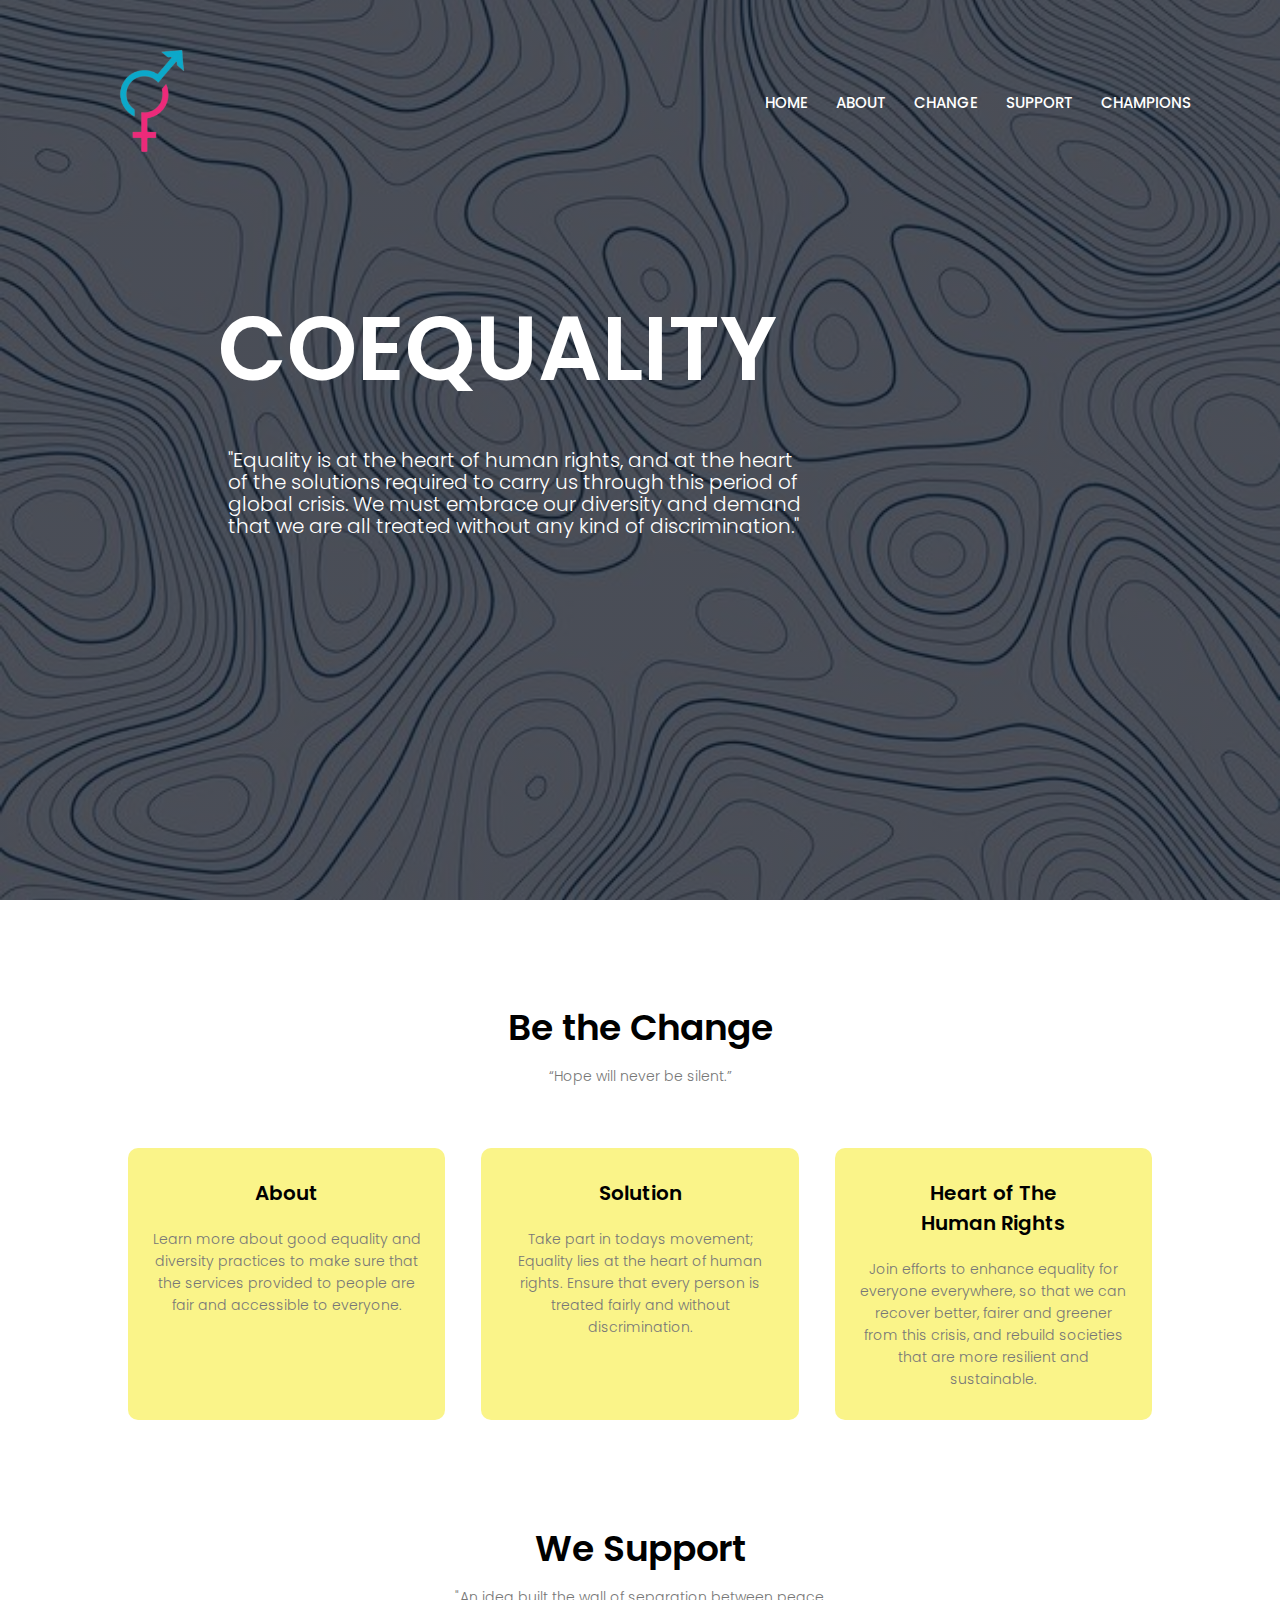
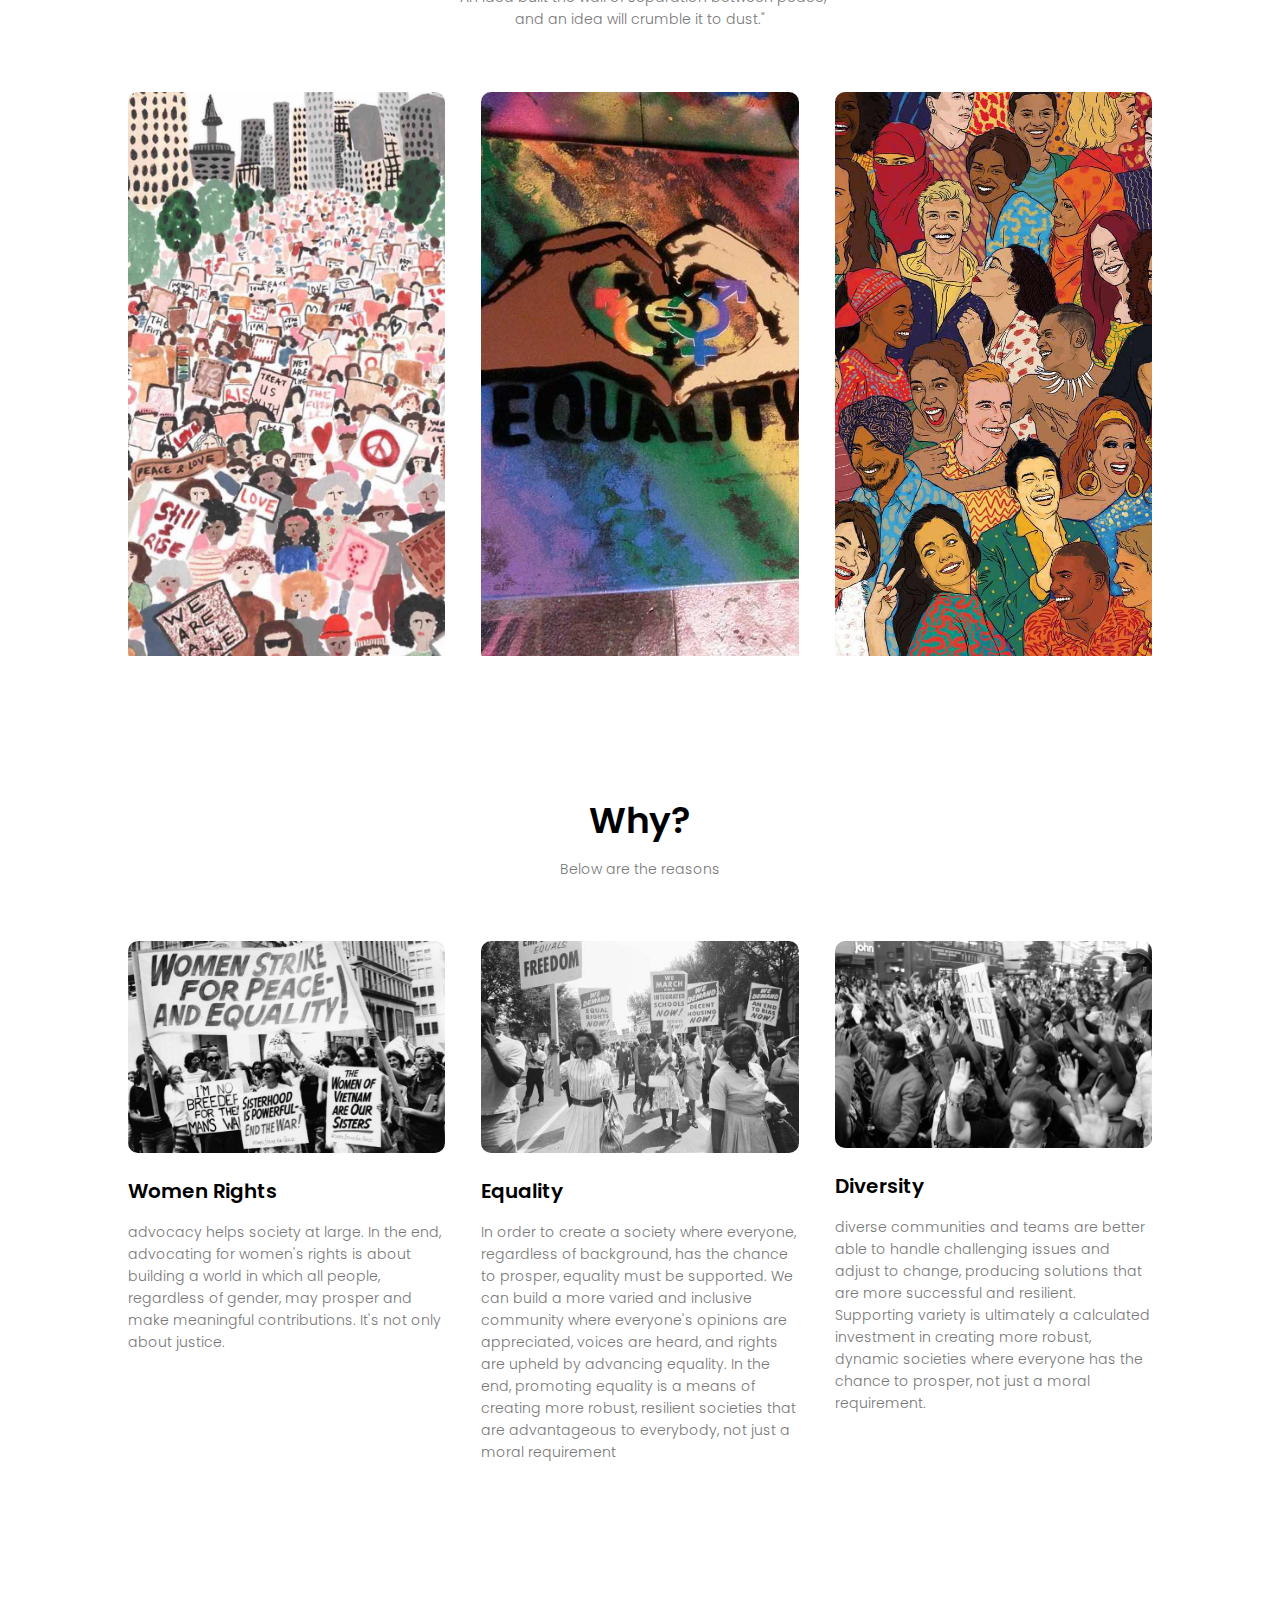
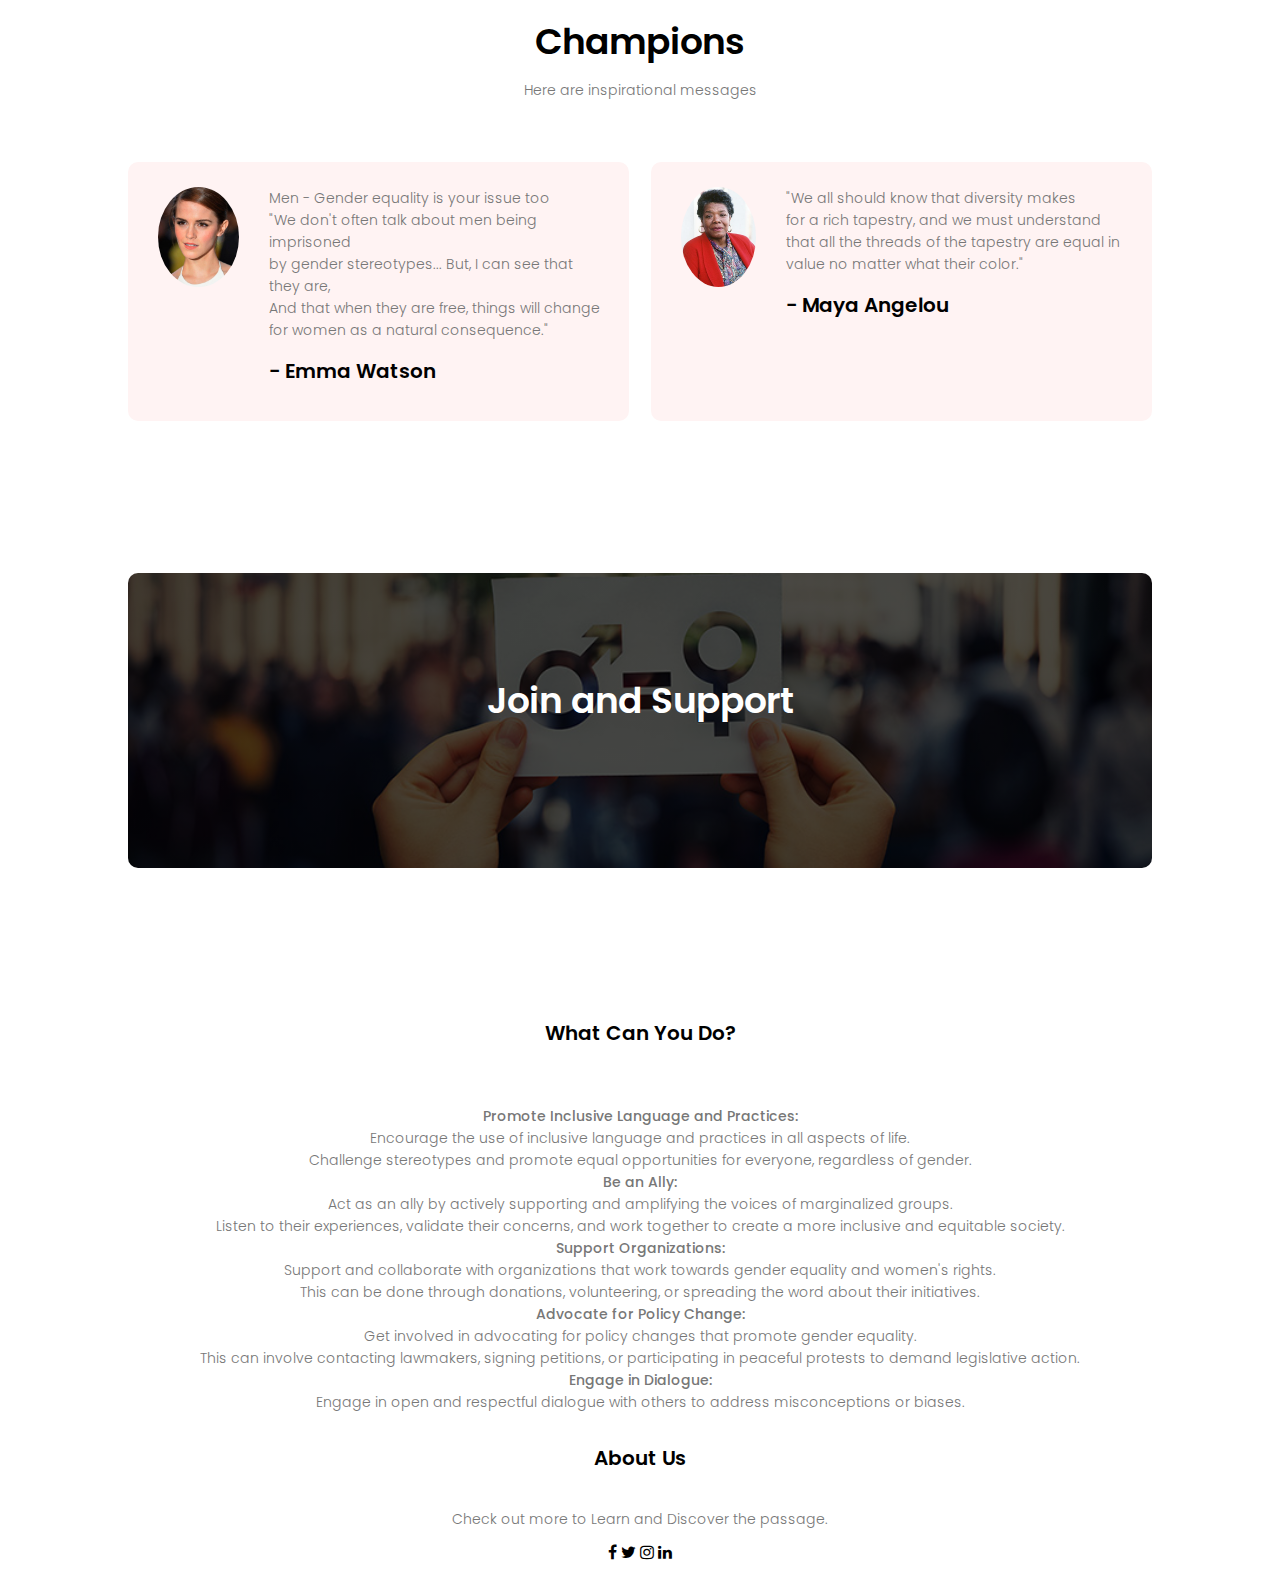
<file: index.html>
<!DOCTYPE html>
<html>
<head>
    <meta charset="utf-8">
    <meta name="viewport" content="with=device-width, initial scale=1.0">
    <title>AP PROJECT | COEQUALITY</title>
    <link rel="stylesheet" href="style.css" class="rel">
    <link rel="preconnect" href="https://fonts.googleapis.com">
<link rel="preconnect" href="https://fonts.gstatic.com" crossorigin>
<link href="https://fonts.googleapis.com/css2?
family=Poppins:ital,wght@0,100;0,200;0,300;0,400
;0,500;0,600;0,700;0,800;0,900;1,100;1,200;1,300;1,400;1
,500;1,600;1,700;1,800;1,900&display=swap" rel="stylesheet">
<link rel="stylesheet" href="https://stackpath.bootstrapcdn.com/font-awesome/4.7.0/css/font-awesome.min.css">
</head>
<body>
    <section class="header">
        <nav>
            <a href="index.html"><img src="images/logos.png" ></a>
            <div class="nav-links" id="navLinks"></div>
            <i class="fa fa-times-circle" onclick="hideMenu()"></i>
            <ul>
                <li><a href="index.html">HOME</a></li>
                <li><a href="About.html">ABOUT</a></li>
                <li><a href="Change.html">CHANGE</a></li>
                <li><a href="Support.html">SUPPORT</a></li>
                <li><a href="Champions.html">CHAMPIONS</a></li>
            </ul>
        </div>
        <i class="fa fa-bars" onclick="showMenu()"></i>
        </nav>
    


<div class="text-box">
    <h1>COEQUALITY</h1>
    <p>
       <br>  "Equality is at the heart of human rights, and at the heart 
       <br>  of the solutions required to carry us through this period of
       <br>  global crisis. We must embrace our diversity and demand 
       <br>  that we are all treated without any kind of discrimination."
    </p>
    <a href="" class=""></a>
</div>
    </section>
<!------ JavaScript for Toggle Menu ------>

<script>
    var navLinks = document.getElementById("navLinks");

    function showMenu(){
        navLinks.style.right = "0";
    }
    function hideMenu(){
        navLinks.style.right = "-200px";
    }




</script>


<!------- Course ------->

<section class="course">
    <h1>Be the Change</h1>
    <p>“Hope will never be silent.”</p>

         <div class="row">
            <div class="course-col">
                <h3>About</h3>
                <p>Learn more about good equality and diversity practices to make sure
                    that the services provided to people are fair and accessible to everyone.
                </p>
                 </ul>
                </div>
                <div class="course-col">
                <h3>Solution</h3>
                <p>Take part in todays movement; Equality lies at the heart of human rights.
                     Ensure that every person is treated fairly and without discrimination.
                </p>
                </div>
                <div class="course-col">
                    <h3>Heart of The <br> Human Rights
                    </h3>
                    <p>
                        Join efforts to enhance equality for everyone everywhere, so
                        that we can recover better, fairer and greener from this
                         crisis, and rebuild societies that are more resilient and
                            sustainable. 
                    </p>
                    </div>
                
         </div>
</section>

<!------ rights ------>

    <section class="rights">
        <h1>We Support</h1>
        <p>"An idea built the wall of separation between peace, <br>and an idea will crumble it to dust."</p>

        <div class="row">
            <div class="rights-col">
                <img src="images/WOMEN.jpg">
                <div class="layer">
                    <h3>WOMEN RIGHTS</h3>
                </div>
            </div>
            <div class="rights-col">
                <img src="images/EQUA.jpg">
                <div class="layer">
                    <h3>EQUALITY</h3>
                </div>
            </div>
            <div class="rights-col">
                <img src="images/DIV.jpg">
                <div class="layer">
                    <h3>DIVERSITY</h3>
                </div>
            </div>
                  
               
          
        </div>


</section>

<!------ comment ------>

<section class="comment">
    <h1>Why?</h1>
    <p>Below are the reasons</p>

    <div class="row">
        <div class="comment-col">
            <img src="images/fhhkafb.jpg">
            <h3>Women Rights</h3>
            <p>advocacy helps society at large. In the end, advocating for women's rights
                 is about building a world in which all people, regardless of gender, may
                  prosper and make meaningful contributions. It's not only about justice.
            </p>
        </div>
        <div class="comment-col">
            <img src="images/example2.jpg">
            <h3>Equality</h3>
            <p>In order to create a society where everyone, regardless of background,
                 has the chance to prosper, equality must be supported. We can build a more varied and inclusive community 
                     where everyone's opinions are appreciated, voices are heard, and rights are upheld by advancing equality.
                      In the end, promoting equality is a means of creating more robust, resilient societies that are advantageous
                       to everybody, not just a moral requirement
            </p>
        </div>
        <div class="comment-col">
            <img src="images/DIV4.jpg">
            <h3>Diversity</h3>
            <p>
                diverse communities and teams are better able to handle challenging issues and adjust to change,
                 producing solutions that are more successful and resilient. Supporting variety is ultimately a
                  calculated investment in creating more robust, dynamic societies where everyone has the chance
                   to prosper, not just a moral requirement.

            </p>
        </div>
    </div>


</section>

<!------ champions ------>

<section class="champions">
    <h1>Champions</h1>
    <p>Here are inspirational messages</p>

    <div class="row">
        <div class="champions-col">
            <img src="images/emma.jpg">
            <div>
                <p>Men - Gender equality is your issue too
                   <br>  "We don't often talk about men being imprisoned <br>by gender stereotypes... 
                     But, I can see that they are, <br>And that when they are free, things will change
                      <br>for women as a natural consequence."</p>
                      <h3> - Emma Watson</h3>
                      <i class="fa-solid fa-medal"></i>
            </div>
        </div>
        <div class="champions-col">
            <img src="images/maya.jpg">
            <div>
                <p>
                    "We all should know that diversity makes <br>for a rich tapestry,
                     and we must understand <br>that all the threads of the tapestry
                      are equal in <br>value no matter what their color."</p>
                      <h3> - Maya Angelou</h3>
                      <i class="fa-solid fa-medal"></i>
            </div>
        </div>
    </div>
</section>

<!------ End ------>

<section class="end">
    <h1>Join and Support</h1>
    
</section>

<!------ Footer ------>

<section class="footer">
    <h3>What Can You Do?</h3>
    <p>
        <br> <b> Promote Inclusive Language and Practices: </b>
        <br> Encourage the use of inclusive language and practices in all aspects of life.
        <br> Challenge stereotypes and promote equal opportunities for everyone, regardless of gender.
        <br> <b> Be an Ally: </b>
        <br> Act as an ally by actively supporting and amplifying the voices of marginalized groups.
        <br> Listen to their experiences, validate their concerns, and work together to create a more inclusive and equitable society.
        <br> <b> Support Organizations: </b>
        <br> Support and collaborate with organizations that work towards gender equality and women's rights.
        <br> This can be done through donations, volunteering, or spreading the word about their initiatives. 
        <br> <b> Advocate for Policy Change: </b>
        <br> Get involved in advocating for policy changes that promote gender equality.
        <br> This can involve contacting lawmakers, signing petitions, or participating in peaceful protests to demand legislative action.
        <br> <b> Engage in Dialogue: </b>
        <br> Engage in open and respectful dialogue with others to address misconceptions or biases.
    </p>
    <h3>About Us</h3>
    <p>Check out more to Learn and Discover the passage.</p>
    <div class="icons">
        <i class="fa fa-facebook"></i>
        <i class="fa fa-twitter"></i>
        <i class="fa fa-instagram"></i>
        <i class="fa fa-linkedin"></i>
    </div>
</section>




</body>
</html>
</file>
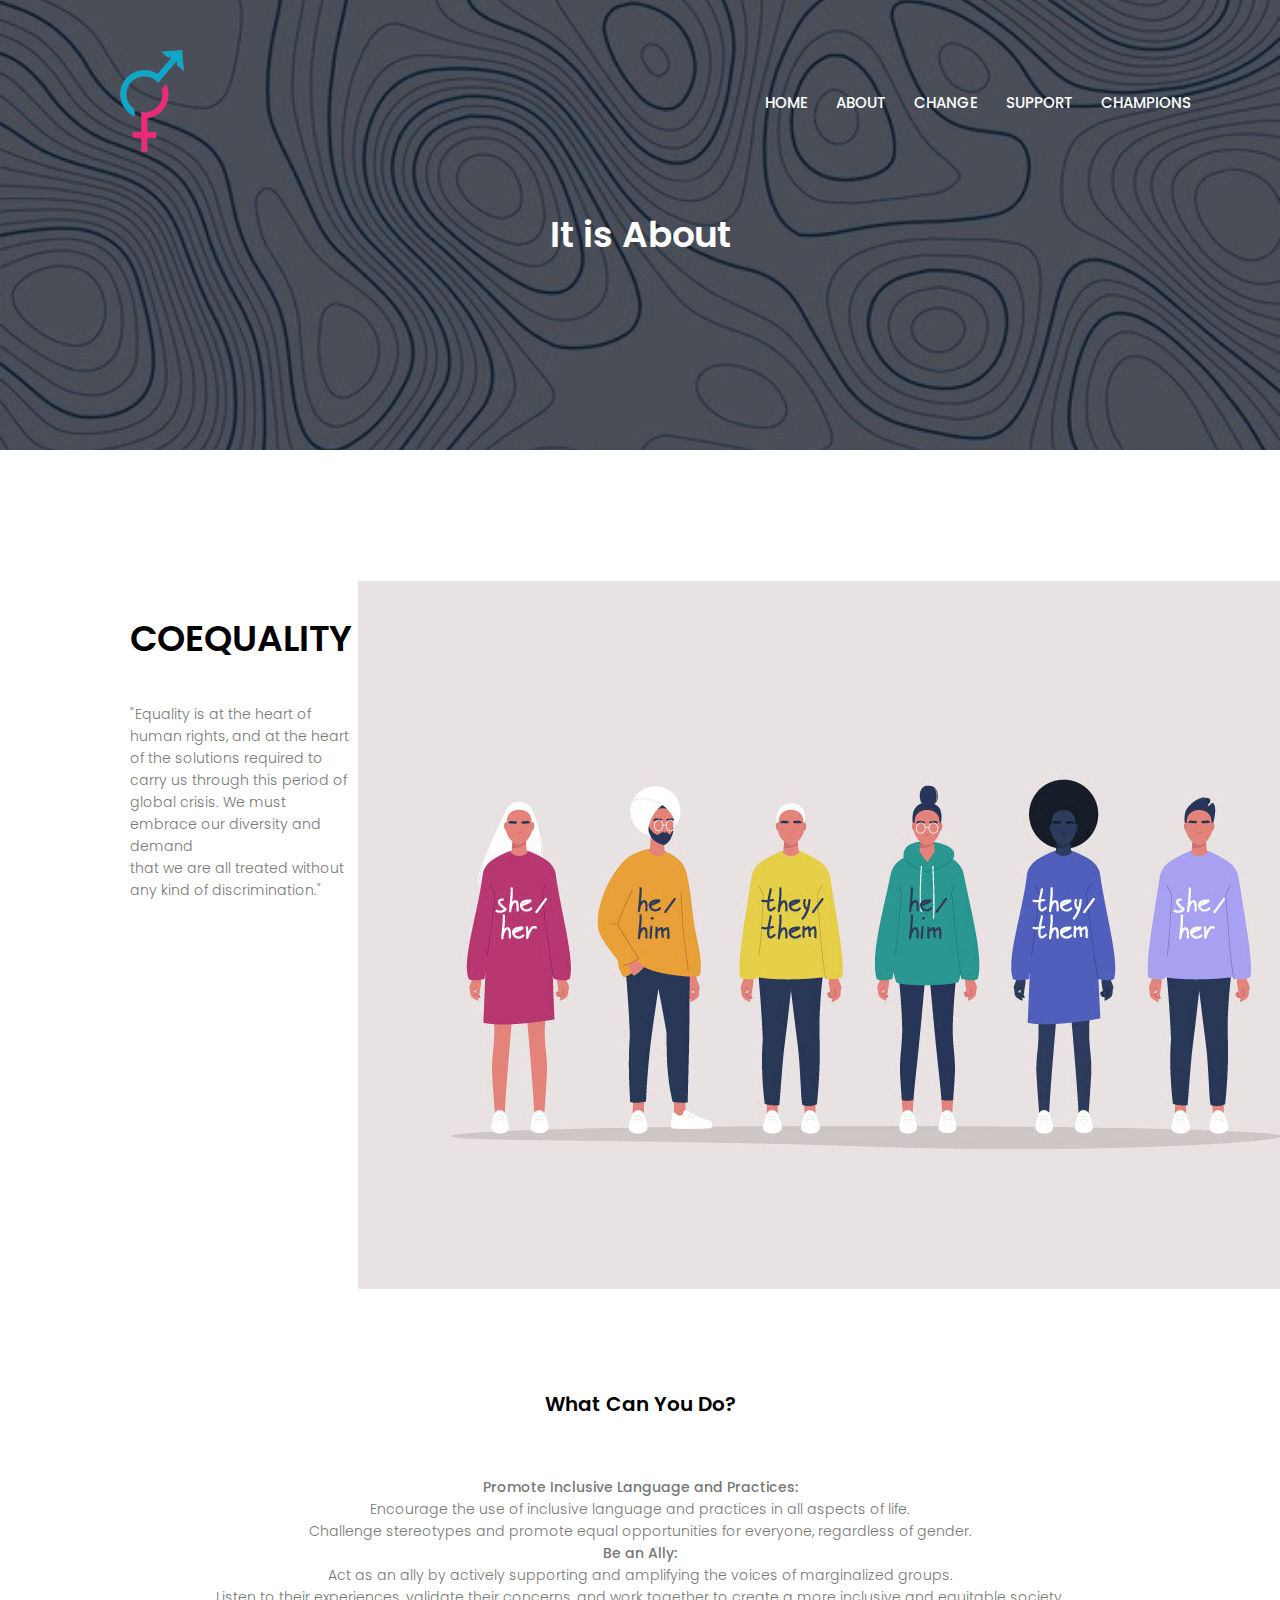
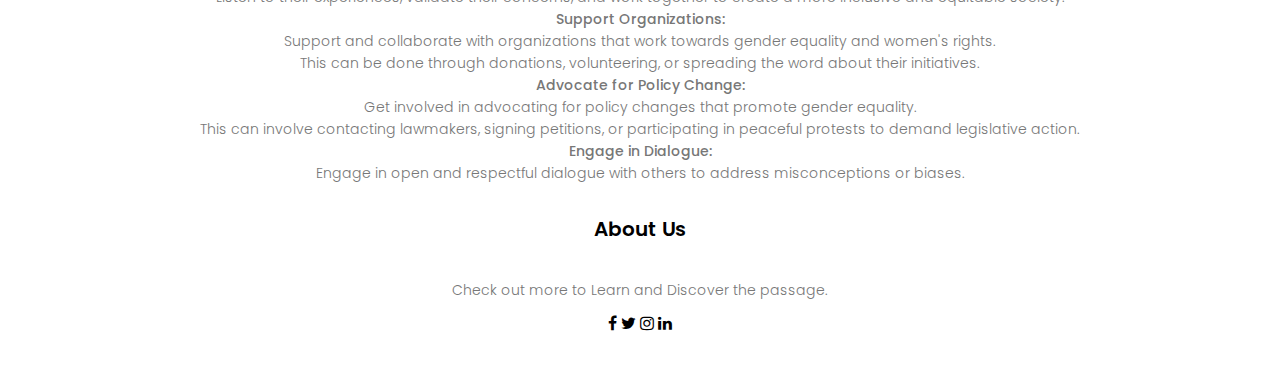
<file: About.html>
<!DOCTYPE html>
<html>
<head>
    <meta charset="utf-8">
    <meta name="viewport" content="with=device-width, initial scale=1.0">
    <title>AP PROJECT | COEQUALITY</title>
    <link rel="stylesheet" href="style.css" class="rel">
    <link rel="preconnect" href="https://fonts.googleapis.com">
<link rel="preconnect" href="https://fonts.gstatic.com" crossorigin>
<link href="https://fonts.googleapis.com/css2?
family=Poppins:ital,wght@0,100;0,200;0,300;0,400
;0,500;0,600;0,700;0,800;0,900;1,100;1,200;1,300;1,400;1
,500;1,600;1,700;1,800;1,900&display=swap" rel="stylesheet">
<link rel="stylesheet" href="https://stackpath.bootstrapcdn.com/font-awesome/4.7.0/css/font-awesome.min.css">
</head>
<body>
    <section class="sub-header">
        <nav>
            <a href="index.html"><img src="images/logos.png" ></a>
            <div class="nav-links" id="navLinks"></div>
            <i class="fa fa-times-circle" onclick="hideMenu()"></i>
            <ul>
                <li><a href="index.html">HOME</a></li>
                <li><a href="About.html">ABOUT</a></li>
                <li><a href="Change.html">CHANGE</a></li>
                <li><a href="Support.html">SUPPORT</a></li>
                <li><a href="Champions.html">CHAMPIONS</a></li>
            </ul>
        </div>
        
        <i class="fa fa-bars" onclick="showMenu()"></i>
        </nav>
    <h1>It is About</h1>



    </section>

<!------ about us content ------>

<section class="about-us">
    <div class="row">
        <div class="about-col">
            <h1>COEQUALITY</h1>
            <p>
                <br>  "Equality is at the heart of human rights, and at the heart 
       <br>  of the solutions required to carry us through this period of
       <br>  global crisis. We must embrace our diversity and demand 
       <br>  that we are all treated without any kind of discrimination."
            </p>

        </div>
        <div class="about-col"></div>
         <img src="images/PRO.jpg">
    </div>
</section>


<!------ Footer ------>

<section class="footer">
    <h3>What Can You Do?</h3>
    <p>
        <br> <b> Promote Inclusive Language and Practices: </b>
        <br> Encourage the use of inclusive language and practices in all aspects of life.
        <br> Challenge stereotypes and promote equal opportunities for everyone, regardless of gender.
        <br> <b> Be an Ally: </b>
        <br> Act as an ally by actively supporting and amplifying the voices of marginalized groups.
        <br> Listen to their experiences, validate their concerns, and work together to create a more inclusive and equitable society.
        <br> <b> Support Organizations: </b>
        <br> Support and collaborate with organizations that work towards gender equality and women's rights.
        <br> This can be done through donations, volunteering, or spreading the word about their initiatives. 
        <br> <b> Advocate for Policy Change: </b>
        <br> Get involved in advocating for policy changes that promote gender equality.
        <br> This can involve contacting lawmakers, signing petitions, or participating in peaceful protests to demand legislative action.
        <br> <b> Engage in Dialogue: </b>
        <br> Engage in open and respectful dialogue with others to address misconceptions or biases.
    </p>
    <h3>About Us</h3>
    <p>Check out more to Learn and Discover the passage.</p>
    <div class="icons">
        <i class="fa fa-facebook"></i>
        <i class="fa fa-twitter"></i>
        <i class="fa fa-instagram"></i>
        <i class="fa fa-linkedin"></i>
    </div>
</section>




</body>
</html>
</file>
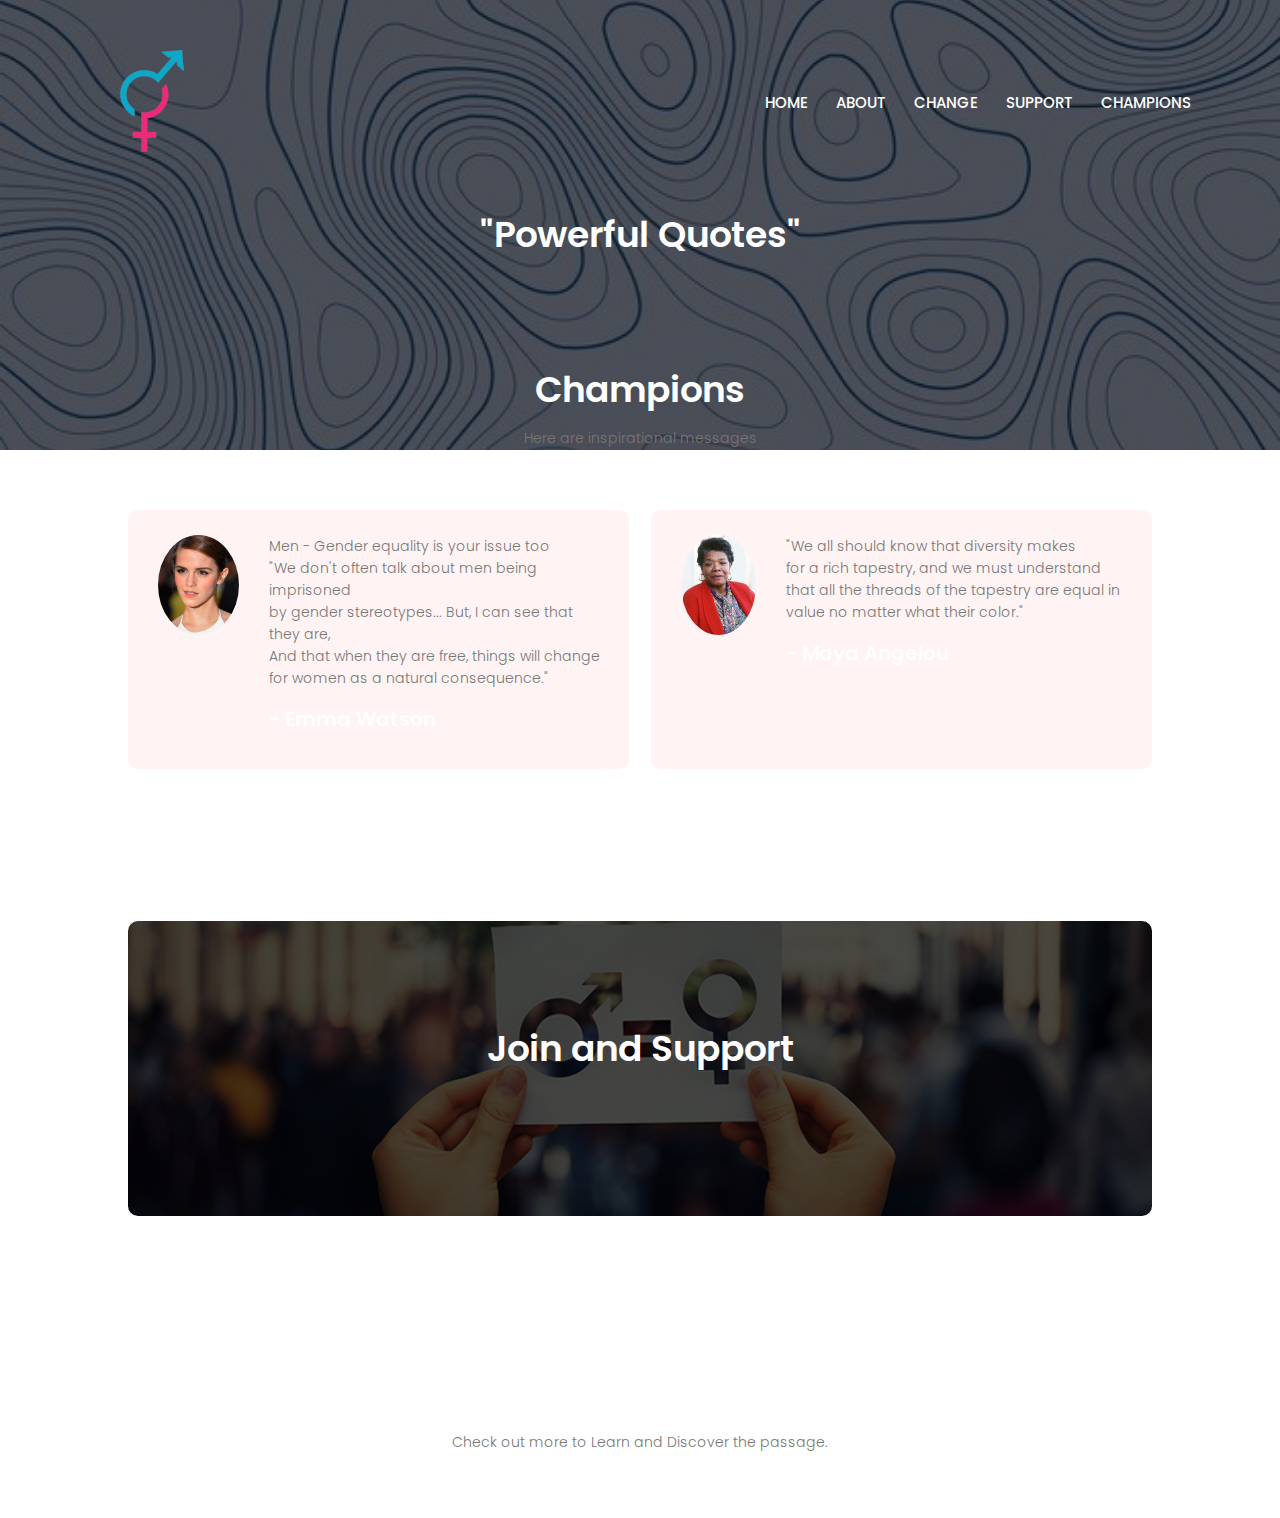
<file: Champions.html>
<!DOCTYPE html>
<html>
<head>
    <meta charset="utf-8">
    <meta name="viewport" content="with=device-width, initial scale=1.0">
    <title>AP PROJECT | COEQUALITY</title>
    <link rel="stylesheet" href="style.css" class="rel">
    <link rel="preconnect" href="https://fonts.googleapis.com">
<link rel="preconnect" href="https://fonts.gstatic.com" crossorigin>
<link href="https://fonts.googleapis.com/css2?
family=Poppins:ital,wght@0,100;0,200;0,300;0,400
;0,500;0,600;0,700;0,800;0,900;1,100;1,200;1,300;1,400;1
,500;1,600;1,700;1,800;1,900&display=swap" rel="stylesheet">
<link rel="stylesheet" href="https://stackpath.bootstrapcdn.com/font-awesome/4.7.0/css/font-awesome.min.css">
</head>
<body>
    <section class="sub-header">
        <nav>
            <a href="index.html"><img src="images/logos.png" ></a>
            <div class="nav-links" id="navLinks"></div>
            <i class="fa fa-times-circle" onclick="hideMenu()"></i>
            <ul>
                <li><a href="index.html">HOME</a></li>
                <li><a href="About.html">ABOUT</a></li>
                <li><a href="Change.html">CHANGE</a></li>
                <li><a href="Support.html">SUPPORT</a></li>
                <li><a href="Champions.html">CHAMPIONS</a></li>
            </ul>
        </div>
        
        <i class="fa fa-bars" onclick="showMenu()"></i>
        </nav>
    <h1>"Powerful Quotes"</h1>

<!------ champions ------>

<section class="champions">
    <h1>Champions</h1>
    <p>Here are inspirational messages</p>

    <div class="row">
        <div class="champions-col">
            <img src="images/emma.jpg">
            <div>
                <p>Men - Gender equality is your issue too
                   <br>  "We don't often talk about men being imprisoned <br>by gender stereotypes... 
                     But, I can see that they are, <br>And that when they are free, things will change
                      <br>for women as a natural consequence."</p>
                      <h3> - Emma Watson</h3>
                      <i class="fa-solid fa-medal"></i>
            </div>
        </div>
        <div class="champions-col">
            <img src="images/maya.jpg">
            <div>
                <p>
                    "We all should know that diversity makes <br>for a rich tapestry,
                     and we must understand <br>that all the threads of the tapestry
                      are equal in <br>value no matter what their color."</p>
                      <h3> - Maya Angelou</h3>
                      <i class="fa-solid fa-medal"></i>
            </div>
        </div>
    </div>
</section>

<!------ End ------>

<section class="end">
    <h1>Join and Support</h1>
    
</section>
         
<!------ Footer ------>

<section class="footer">
    
    <h3>About Us</h3>
    <p>Check out more to Learn and Discover the passage.</p>
    <div class="icons">
        <i class="fa fa-facebook"></i>
        <i class="fa fa-twitter"></i>
        <i class="fa fa-instagram"></i>
        <i class="fa fa-linkedin"></i>
    </div>
</section>





</body>
</html>
</file>
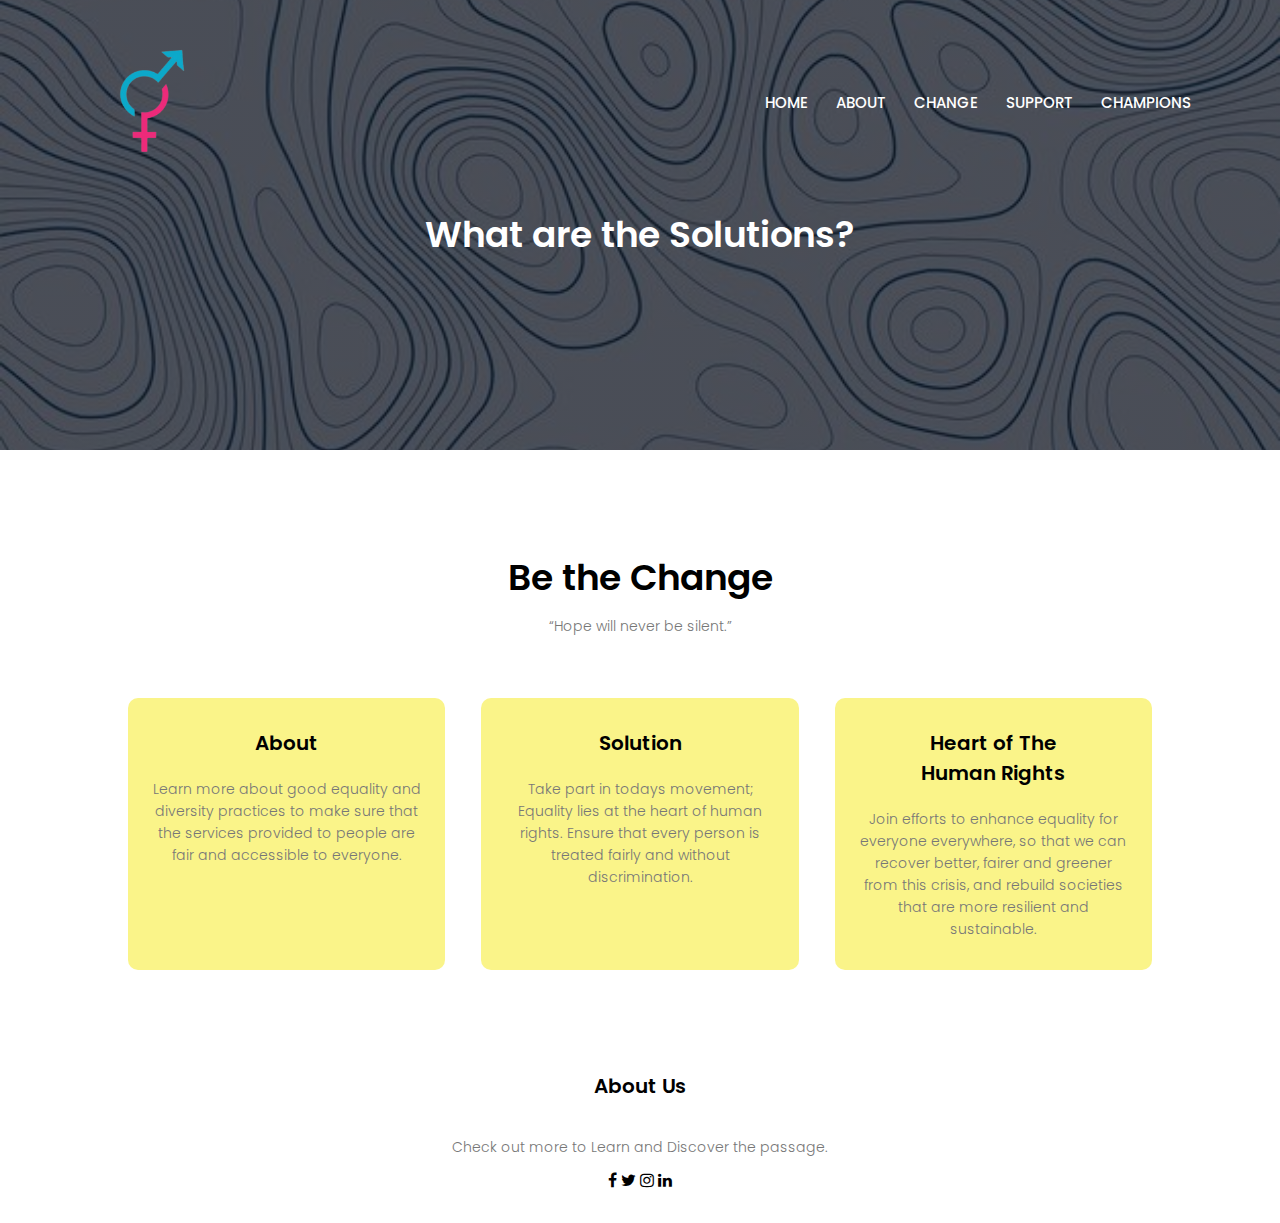
<file: Change.html>
<!DOCTYPE html>
<html>
<head>
    <meta charset="utf-8">
    <meta name="viewport" content="with=device-width, initial scale=1.0">
    <title>AP PROJECT | COEQUALITY</title>
    <link rel="stylesheet" href="style.css" class="rel">
    <link rel="preconnect" href="https://fonts.googleapis.com">
<link rel="preconnect" href="https://fonts.gstatic.com" crossorigin>
<link href="https://fonts.googleapis.com/css2?
family=Poppins:ital,wght@0,100;0,200;0,300;0,400
;0,500;0,600;0,700;0,800;0,900;1,100;1,200;1,300;1,400;1
,500;1,600;1,700;1,800;1,900&display=swap" rel="stylesheet">
<link rel="stylesheet" href="https://stackpath.bootstrapcdn.com/font-awesome/4.7.0/css/font-awesome.min.css">
</head>
<body>
    <section class="sub-header">
        <nav>
            <a href="index.html"><img src="images/logos.png" ></a>
            <div class="nav-links" id="navLinks"></div>
            <i class="fa fa-times-circle" onclick="hideMenu()"></i>
            <ul>
                <li><a href="index.html">HOME</a></li>
                <li><a href="About.html">ABOUT</a></li>
                <li><a href="Change.html">CHANGE</a></li>
                <li><a href="Support.html">SUPPORT</a></li>
                <li><a href="Champions.html">CHAMPIONS</a></li>
            </ul>
        </div>
        
        <i class="fa fa-bars" onclick="showMenu()"></i>
        </nav>
    <h1>What are the Solutions?</h1>



    </section>

<!------- Course ------->

<section class="course">
    <h1>Be the Change</h1>
    <p>“Hope will never be silent.”</p>

         <div class="row">
            <div class="course-col">
                <h3>About</h3>
                <p>Learn more about good equality and diversity practices to make sure
                    that the services provided to people are fair and accessible to everyone.
                </p>
                 </ul>
                </div>
                <div class="course-col">
                <h3>Solution</h3>
                <p>Take part in todays movement; Equality lies at the heart of human rights.
                     Ensure that every person is treated fairly and without discrimination.
                </p>
                </div>
                <div class="course-col">
                    <h3>Heart of The <br> Human Rights
                    </h3>
                    <p>
                        Join efforts to enhance equality for everyone everywhere, so
                        that we can recover better, fairer and greener from this
                         crisis, and rebuild societies that are more resilient and
                            sustainable. 
                    </p>
                    </div>
                
         </div>
</section>

<!------ Footer ------>

<section class="footer">
    
    <h3>About Us</h3>
    <p>Check out more to Learn and Discover the passage.</p>
    <div class="icons">
        <i class="fa fa-facebook"></i>
        <i class="fa fa-twitter"></i>
        <i class="fa fa-instagram"></i>
        <i class="fa fa-linkedin"></i>
    </div>
</section>





</body>
</html>
</file>
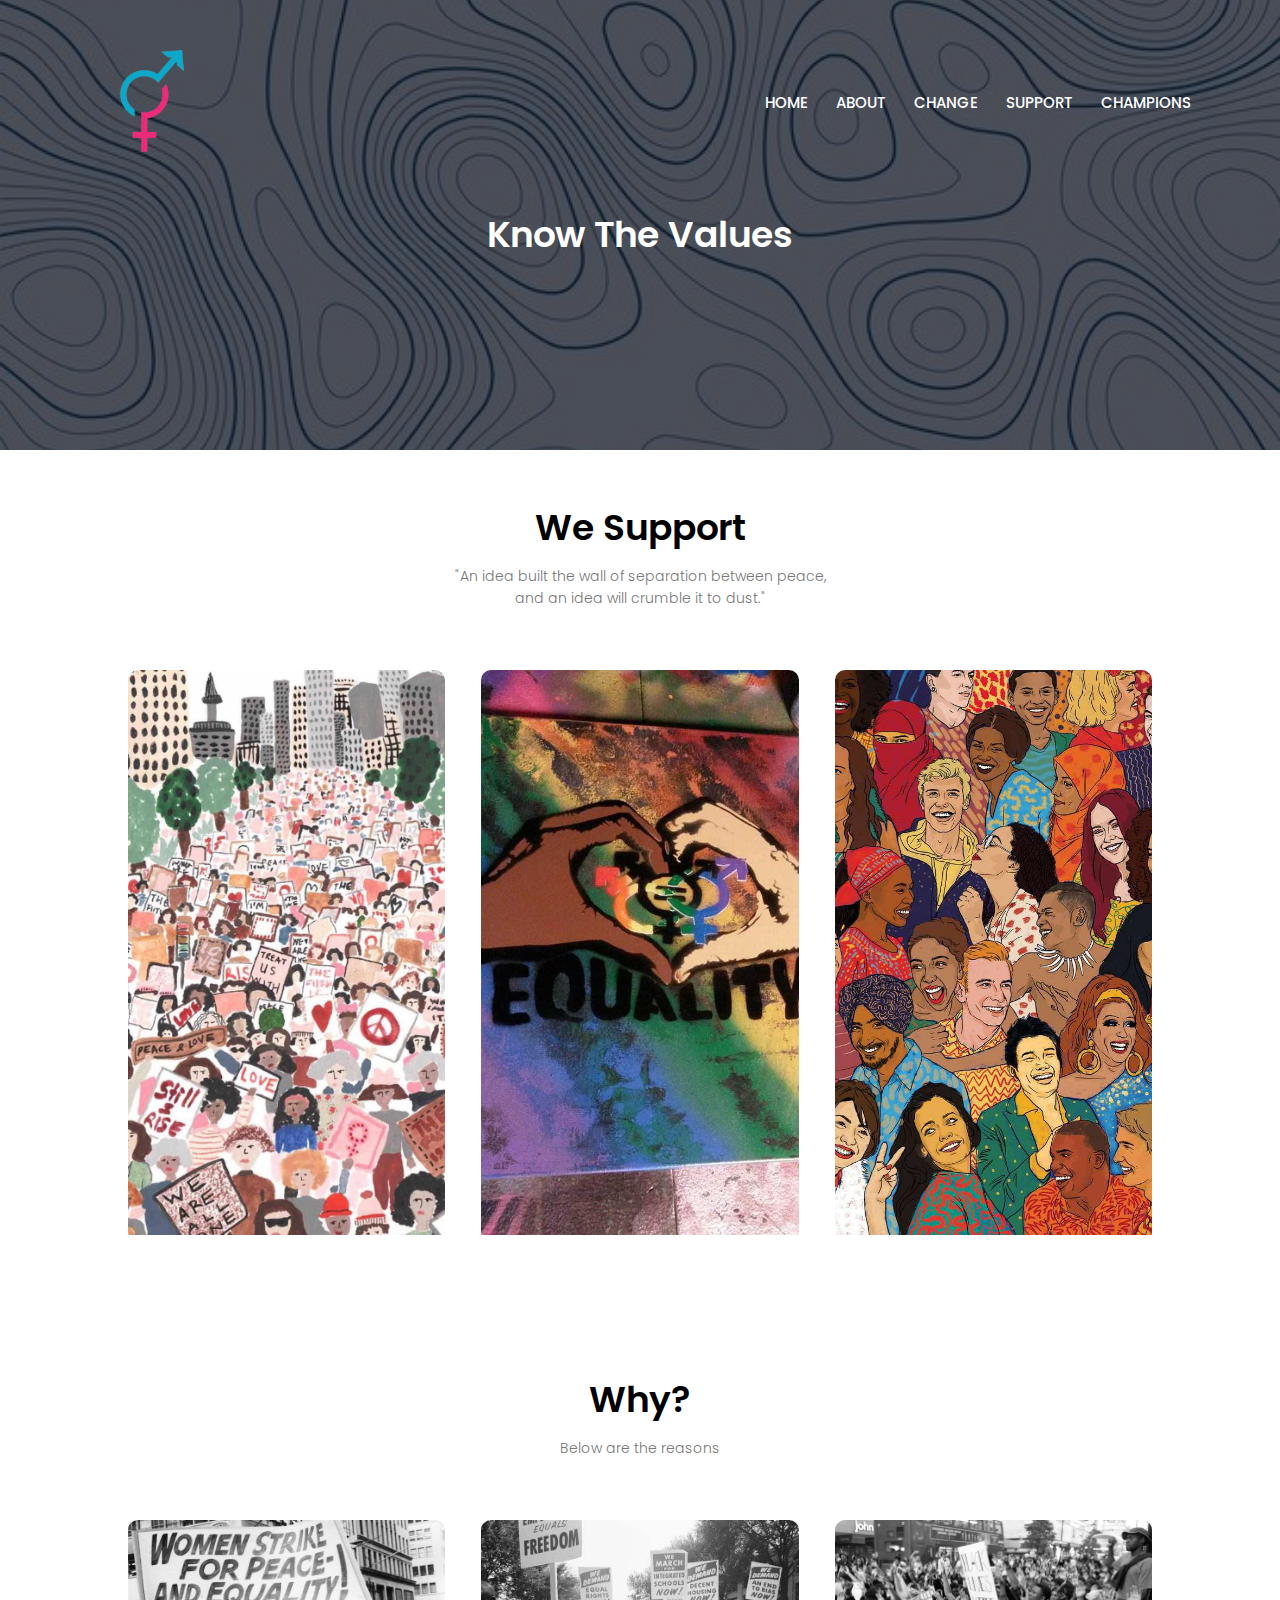
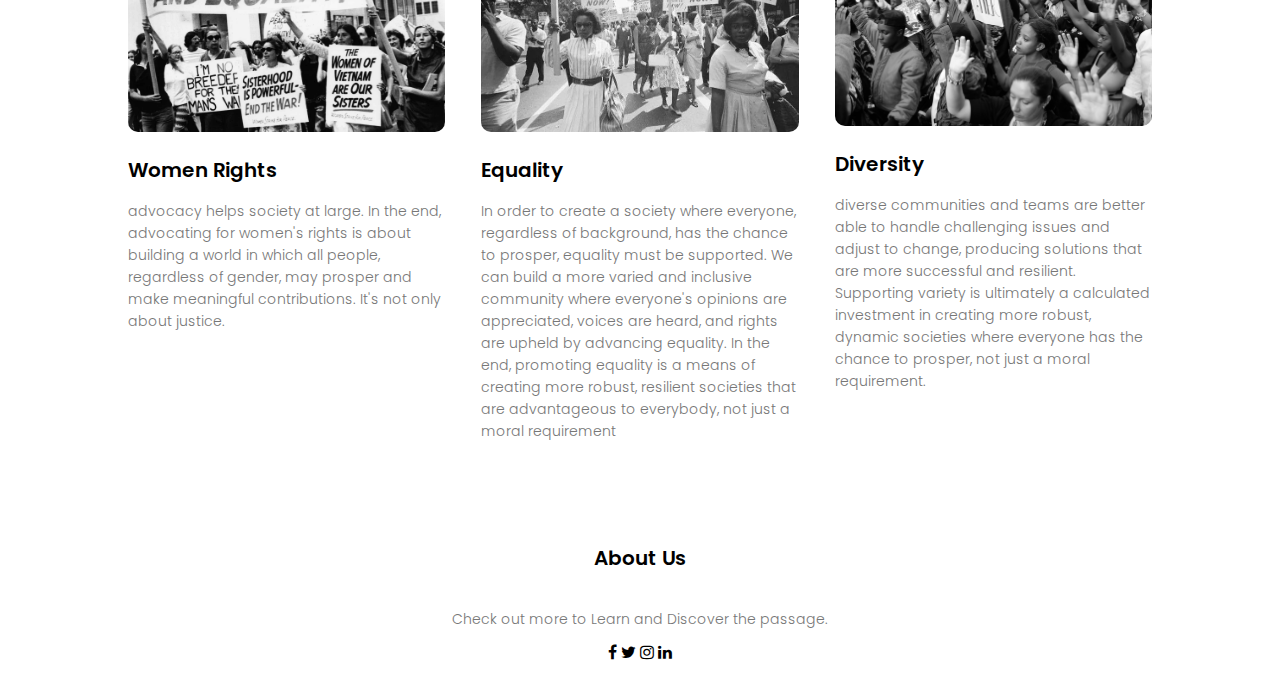
<file: Support.html>
<!DOCTYPE html>
<html>
<head>
    <meta charset="utf-8">
    <meta name="viewport" content="with=device-width, initial scale=1.0">
    <title>AP PROJECT | COEQUALITY</title>
    <link rel="stylesheet" href="style.css" class="rel">
    <link rel="preconnect" href="https://fonts.googleapis.com">
<link rel="preconnect" href="https://fonts.gstatic.com" crossorigin>
<link href="https://fonts.googleapis.com/css2?
family=Poppins:ital,wght@0,100;0,200;0,300;0,400
;0,500;0,600;0,700;0,800;0,900;1,100;1,200;1,300;1,400;1
,500;1,600;1,700;1,800;1,900&display=swap" rel="stylesheet">
<link rel="stylesheet" href="https://stackpath.bootstrapcdn.com/font-awesome/4.7.0/css/font-awesome.min.css">
</head>
<body>
    <section class="sub-header">
        <nav>
            <a href="index.html"><img src="images/logos.png" ></a>
            <div class="nav-links" id="navLinks"></div>
            <i class="fa fa-times-circle" onclick="hideMenu()"></i>
            <ul>
                <li><a href="index.html">HOME</a></li>
                <li><a href="About.html">ABOUT</a></li>
                <li><a href="Change.html">CHANGE</a></li>
                <li><a href="Support.html">SUPPORT</a></li>
                <li><a href="Champions.html">CHAMPIONS</a></li>
            </ul>
        </div>
        
        <i class="fa fa-bars" onclick="showMenu()"></i>
        </nav>
    <h1>Know The Values</h1>



    </section>

<!------ rights ------>

<section class="rights">
    <h1>We Support</h1>
    <p>"An idea built the wall of separation between peace, <br>and an idea will crumble it to dust."</p>

    <div class="row">
        <div class="rights-col">
            <img src="images/WOMEN.jpg">
            <div class="layer">
                <h3>WOMEN RIGHTS</h3>
            </div>
        </div>
        <div class="rights-col">
            <img src="images/EQUA.jpg">
            <div class="layer">
                <h3>EQUALITY</h3>
            </div>
        </div>
        <div class="rights-col">
            <img src="images/DIV.jpg">
            <div class="layer">
                <h3>DIVERSITY</h3>
            </div>
        </div>
              
           
      
    </div>


</section>

<!------ comment ------>

<section class="comment">
<h1>Why?</h1>
<p>Below are the reasons</p>

<div class="row">
    <div class="comment-col">
        <img src="images/fhhkafb.jpg">
        <h3>Women Rights</h3>
        <p>advocacy helps society at large. In the end, advocating for women's rights
             is about building a world in which all people, regardless of gender, may
              prosper and make meaningful contributions. It's not only about justice.
        </p>
    </div>
    <div class="comment-col">
        <img src="images/example2.jpg">
        <h3>Equality</h3>
        <p>In order to create a society where everyone, regardless of background,
             has the chance to prosper, equality must be supported. We can build a more varied and inclusive community 
                 where everyone's opinions are appreciated, voices are heard, and rights are upheld by advancing equality.
                  In the end, promoting equality is a means of creating more robust, resilient societies that are advantageous
                   to everybody, not just a moral requirement
        </p>
    </div>
    <div class="comment-col">
        <img src="images/DIV4.jpg">
        <h3>Diversity</h3>
        <p>
            diverse communities and teams are better able to handle challenging issues and adjust to change,
             producing solutions that are more successful and resilient. Supporting variety is ultimately a
              calculated investment in creating more robust, dynamic societies where everyone has the chance
               to prosper, not just a moral requirement.

        </p>
    </div>
</div>


</section>

<!------ Footer ------>

<section class="footer">
    
    <h3>About Us</h3>
    <p>Check out more to Learn and Discover the passage.</p>
    <div class="icons">
        <i class="fa fa-facebook"></i>
        <i class="fa fa-twitter"></i>
        <i class="fa fa-instagram"></i>
        <i class="fa fa-linkedin"></i>
    </div>
</section>





</body>
</html>
</file>
<file: style.css>
*{
    margin: 0;
    padding: 0;
    font-family: "Poppins", sans-serif;
    font-weight: 500;
    font-style: normal;
}
.header{
    min-height: 100vh;
    width: 100%;
    background-image: linear-gradient(rgba(4,9,30,0.7),rgba(4,9,30,0.7)),url(images/DS.jpg);
    background-size: cover;
    background-position: center;
    position: relative;
}
nav{
    display: flex;
    padding: 2% 6%;
    justify-content: space-between;
    align-items: center;
}
nav img{
    width: 150px;
}
.nav-links{
    flex: 1;
    text-align: right;
}
.nav-links ul, li{
    list-style: none;
    display: inline-block;
    padding: 8px 12px;
    position: relative;
}
.nav-links ul, li, a{
    color: white;
    text-decoration: none;
    font-size: 15px;
}
.nav-links ul, li::after{
    content: '';
    width: 0%;
    height: 2px;
    background: linear-gradient(blue, pink);
    display: block;
    margin: auto;
    transition: 0.5s;
}
.nav-links ul, li:hover::after{
    width: 100%;
}
.text-box{
    width: 100%;
    color: white;
    position: absolute;
    top: 46%;
    left: 67%;
    transform: translate(-50%, -50%);
    text-align: left;
}
.text-box h1{
    font-size: 90px;
}
.text-box p{
    margin: 10px, 0, 40px;
    font-size: 20px;
    color: white;
}
.hero-btn{
    display: inline-block;
    text-decoration: none;
    color: white;
    border: solid;
    border-color: white;
    border-width: 1px;
    padding: 12px, 34px;
    background: transparent;
    font-size: 15px;
    position: relative;
    cursor: pointer;
}
.hero-btn:hover{
    border: 1px, solid, white;
    background: #faf489;
    transition: 1s;
}
nav .fa{
    display: none;
}
@media(max-width: 700px){
    .text-box h1{
        font-size: 20px;
    }
    .nav-links ul, li{
        display: block;
    }
    .nav-links{
        position: absolute;
        background: #faf489;
        height: 100vh;
        width: 200px;
        top: 0;
        right: -200px;
        text-align: left;
        z-index: 2;
        transition: 1s;
    }
    nav .fa{
        display: block;
        margin: 10px;
        color: #fff;
        font-size: 22px;
        cursor: pointer;
    }
}

/*----- course -----*/

.course{
    width: 80%;
    margin: auto;
    text-align: center;
    padding-top: 100px;
}
h1{
    font-size: 36px;
    font-weight: 600;
}
p{
    color: #777;
    font-size: 14px;
    font-weight: 300;
    line-height: 22px;
    padding: 10px;
}

.row{
    margin-top: 5%;
    display: flex;
    justify-content: space-between;
}
.course-col{
    flex-basis: 31%;
    background: #faf489;
    border-radius: 10px;
    margin-bottom: 5%;
    padding: 20px 12px;
    box-sizing: border-box;
    transition: 0.5s;
}
h3{
    text-align: center;
    font-weight: 600;
    margin: 10px 0;
    font-size: 20px;
}
.course-col:hover{
    box-shadow: 0 0 22px 0px rgba(0, 0, 0, 0.232);
}
@media(max-width:700px;){
    .row{
        flex-direction: column;
    }
}

/*----- rights -----*/

.rights{
    width: 80%;
    margin: auto;
    text-align: center;
    padding-top: 50px;
}
.rights-col{
    flex-basis: 31%;
    border-radius: 10px;
    margin-bottom: 30px;
    position: relative;
    overflow: hidden;

}
.rights-col img{
    width: 100%;
}
.layer{
    background: transparent;
    height: 100%;
    width: 100%;
    position: absolute;
    top: 0;
    left: 0;
    transition: 0.5s;
}
.layer:hover{
    background: rgba(45, 46, 47, 0.7);
}
.layer h3{
    width: 100%;
    font-weight: 500;
    color: white;
    font-size: 26px;
    bottom: 0;
    left: 50%;
    transform: translateX(-50%);
    position: absolute;
    opacity: 0;
    transition: 0.5s;
}
.layer:hover h3{
    bottom: 49%;
    opacity: 1;
}

/*------ comment ------*/

.comment{
    width: 80%;
    margin: auto;
    text-align: center;
    padding-top: 100px;
}
.comment-col{
    flex-basis: 31%;
    border-radius: 10px;
    margin-bottom: 5%;
    text-align: left;
}
.comment-col img{
    width: 100%;
    border-radius: 10px;
}
.comment-col p{
    padding: 0;
}
.comment-col h3{
    margin-top: 16px;
    margin-bottom: 15px;
    text-align: left;
}

/*----- champions -----*/

.champions{
    width: 80%;
    margin: auto;
    padding-top: 100px;
    text-align: center;
}
.champions-col{
    flex-basis: 44%;
    border-radius: 10px;
    margin-bottom: 5%;
    text-align: left;
    background: #fff3f3;
    padding: 25px;
    cursor: pointer;
    display: flex;
}
.champions-col img{
    height: 100px;
    margin-left: 5px;
    margin-right: 30px;
    border-radius: 50%;
}
.champions-col p{
    padding: 0;

}
.champions-col h3{
    margin-top: 15px;
    text-align: left;
}
.champions-col .fa{
    color: gold;
}
@media(max-width: 700px){
    .champions-col img{
       
        margin-left: 0px;
        margin-right: 15px;
       
    }

}

/*----- End -----*/

.end{
    margin: 100px auto;
    width: 80%;
    background-image: linear-gradient(rgba(0,0,0,0.7),rgba(0,0,0,0.7)), url(images/Gender-equality.jpg);
    background-position: center;
    background-size: cover;
    border-radius: 10px;
    text-align: center;
    padding: 100px 0;
}
.end h1{
    color: white;
    margin-bottom: 40px;
    padding: 0;
}

@media(max-width: 700px){
    .end{
        font-size: 24px;
    }
}

/*------ Footer ------*/

.footer{
    width: 100%;
    text-align: center;
    padding: 30px 0;
}
.footer h3{
    margin-bottom: 25px;
    margin-top: 20px;
    font-weight: 600;
}

/*----- about us page -----*/

.sub-header{
    height: 50vh;
    width: 100%;
    background-image: linear-gradient(rgba(4,9,30,0.7), rgba(4,9,30,0.7)), url(images/DS.jpg);
    background-position: center;
    background-size: cover;
    text-align: center;
    color: #fff;
}
.sub-header h1{
    margin-top: 0px;
}
.about-us{
    width: 80%;
    margin: auto;
    padding-top: 80px;
    padding-bottom: 50px;

}
.about-col{
    flex-basis: 48%;
    padding: 30px 2px;
}
.about-col img{
    width: 100%;

}
.about-col h1{
    padding-top: 0;
}
.about-col p{
    padding: 15px 0 25px;
}
</file>
